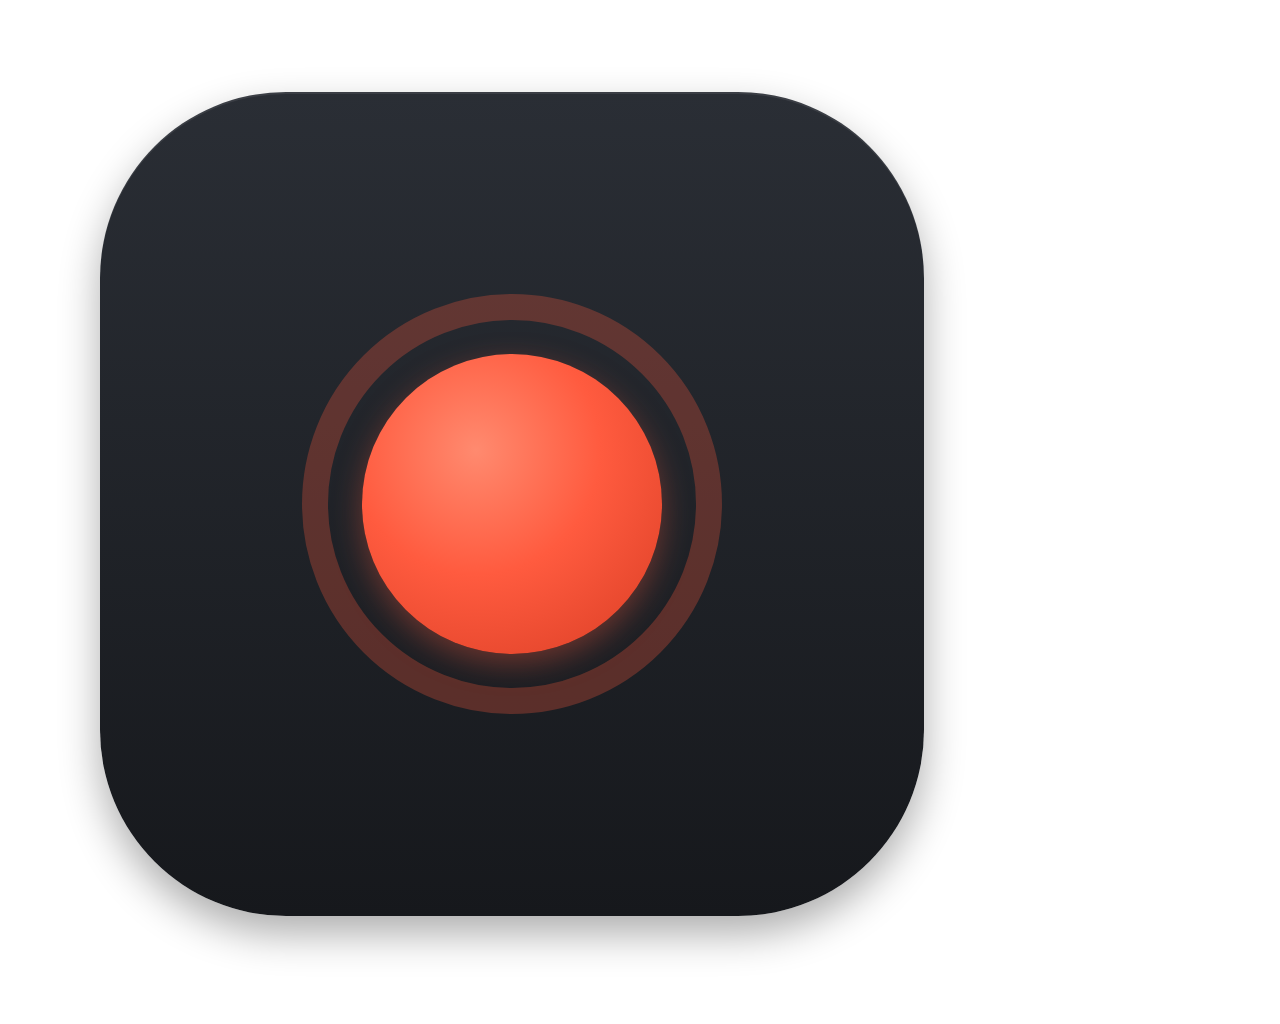
<file: packaging/icons/icon.html>
<!doctype html>
<!-- Исходник иконки приложения: make_app.sh снимает его headless-хромом в PNG и собирает .icns. -->
<html>
<head>
<meta charset="utf-8">
<style>
  html, body { margin: 0; width: 1024px; height: 1024px; background: transparent; }
  .tile {
    position: absolute;
    left: 100px;
    top: 92px;
    width: 824px;
    height: 824px;
    border-radius: 186px;
    background: linear-gradient(180deg, #2a2e35 0%, #16181c 100%);
    box-shadow: 0 18px 40px rgb(0 0 0 / 0.32), inset 0 2px 0 rgb(255 255 255 / 0.08);
  }
  .ring {
    position: absolute;
    left: 50%;
    top: 50%;
    width: 420px;
    height: 420px;
    margin: -210px 0 0 -210px;
    border-radius: 50%;
    border: 26px solid rgb(255 91 63 / 0.28);
    box-sizing: border-box;
  }
  .dot {
    position: absolute;
    left: 50%;
    top: 50%;
    width: 300px;
    height: 300px;
    margin: -150px 0 0 -150px;
    border-radius: 50%;
    background: radial-gradient(circle at 38% 32%, #ff8a6f 0%, #ff5b3f 45%, #d93d24 100%);
    box-shadow: 0 10px 30px rgb(255 91 63 / 0.35);
  }
</style>
</head>
<body>
  <div class="tile"><div class="ring"></div><div class="dot"></div></div>
</body>
</html>
</file>
